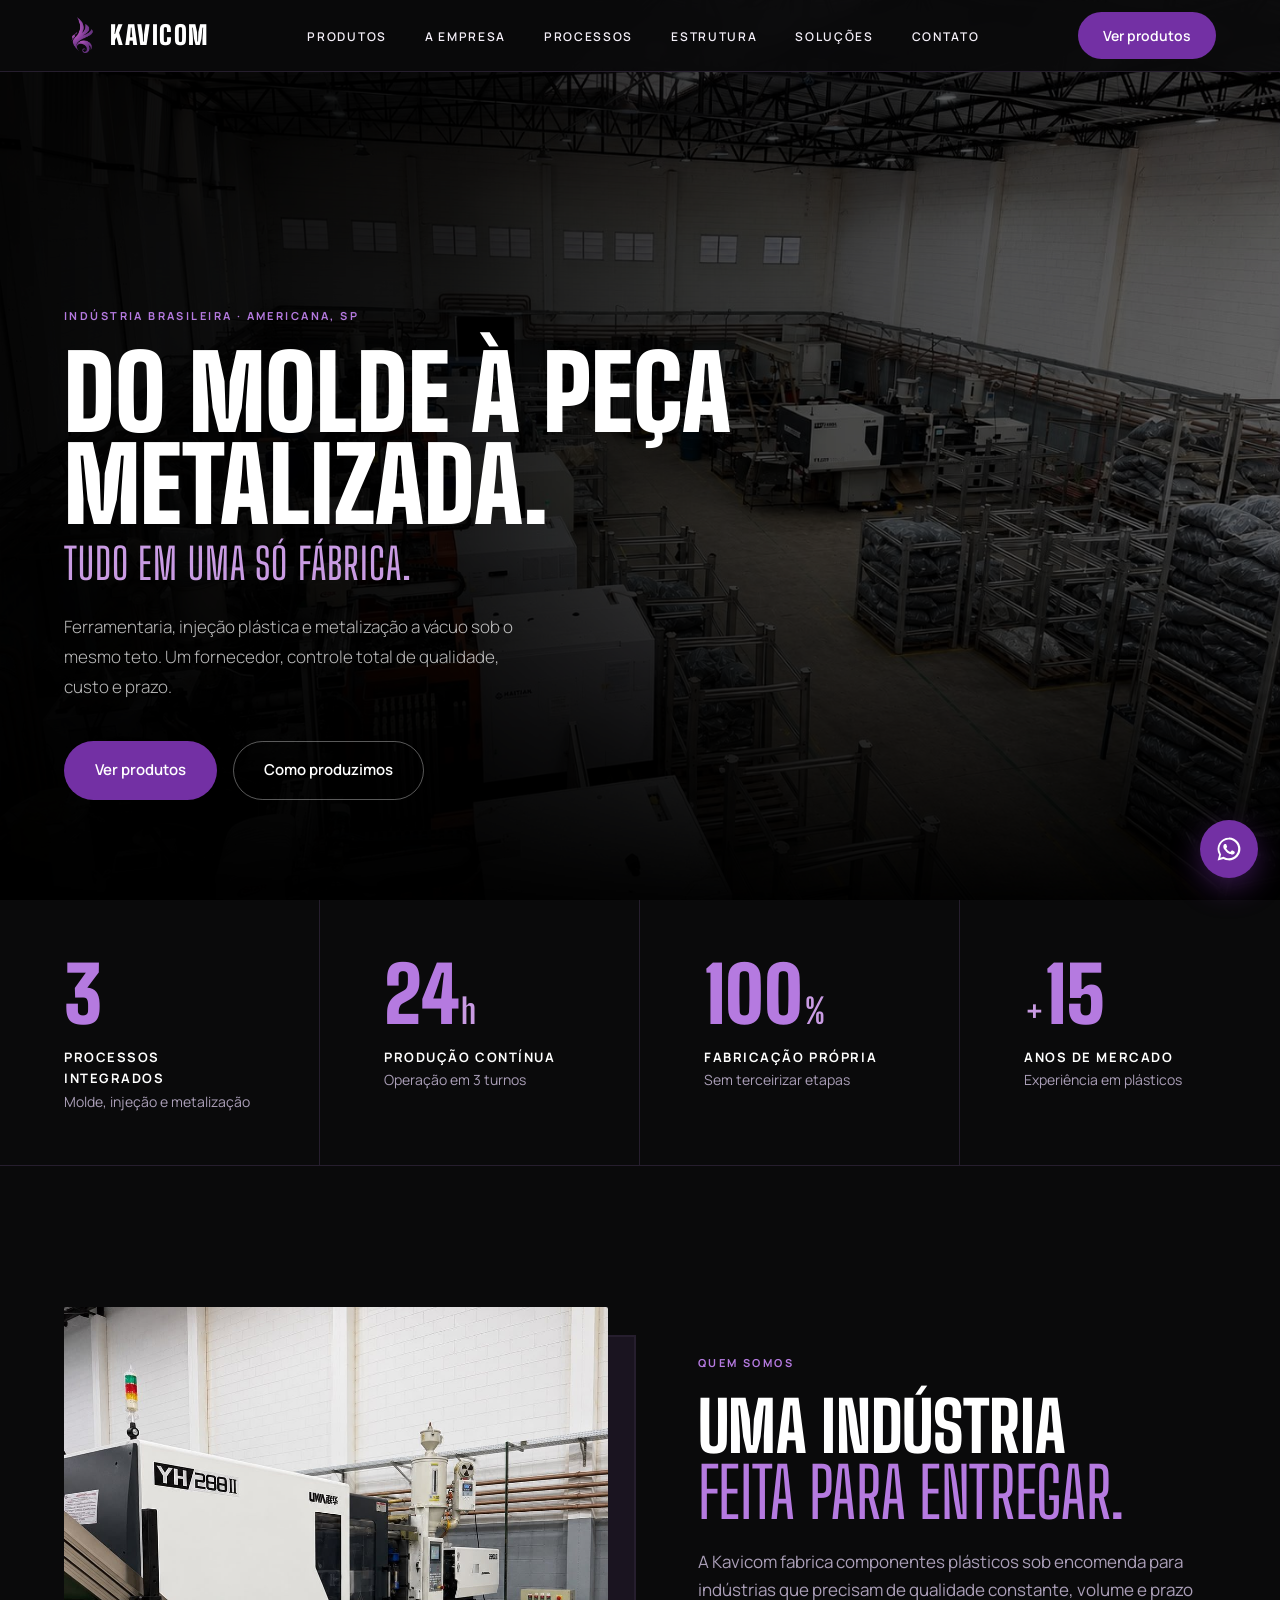
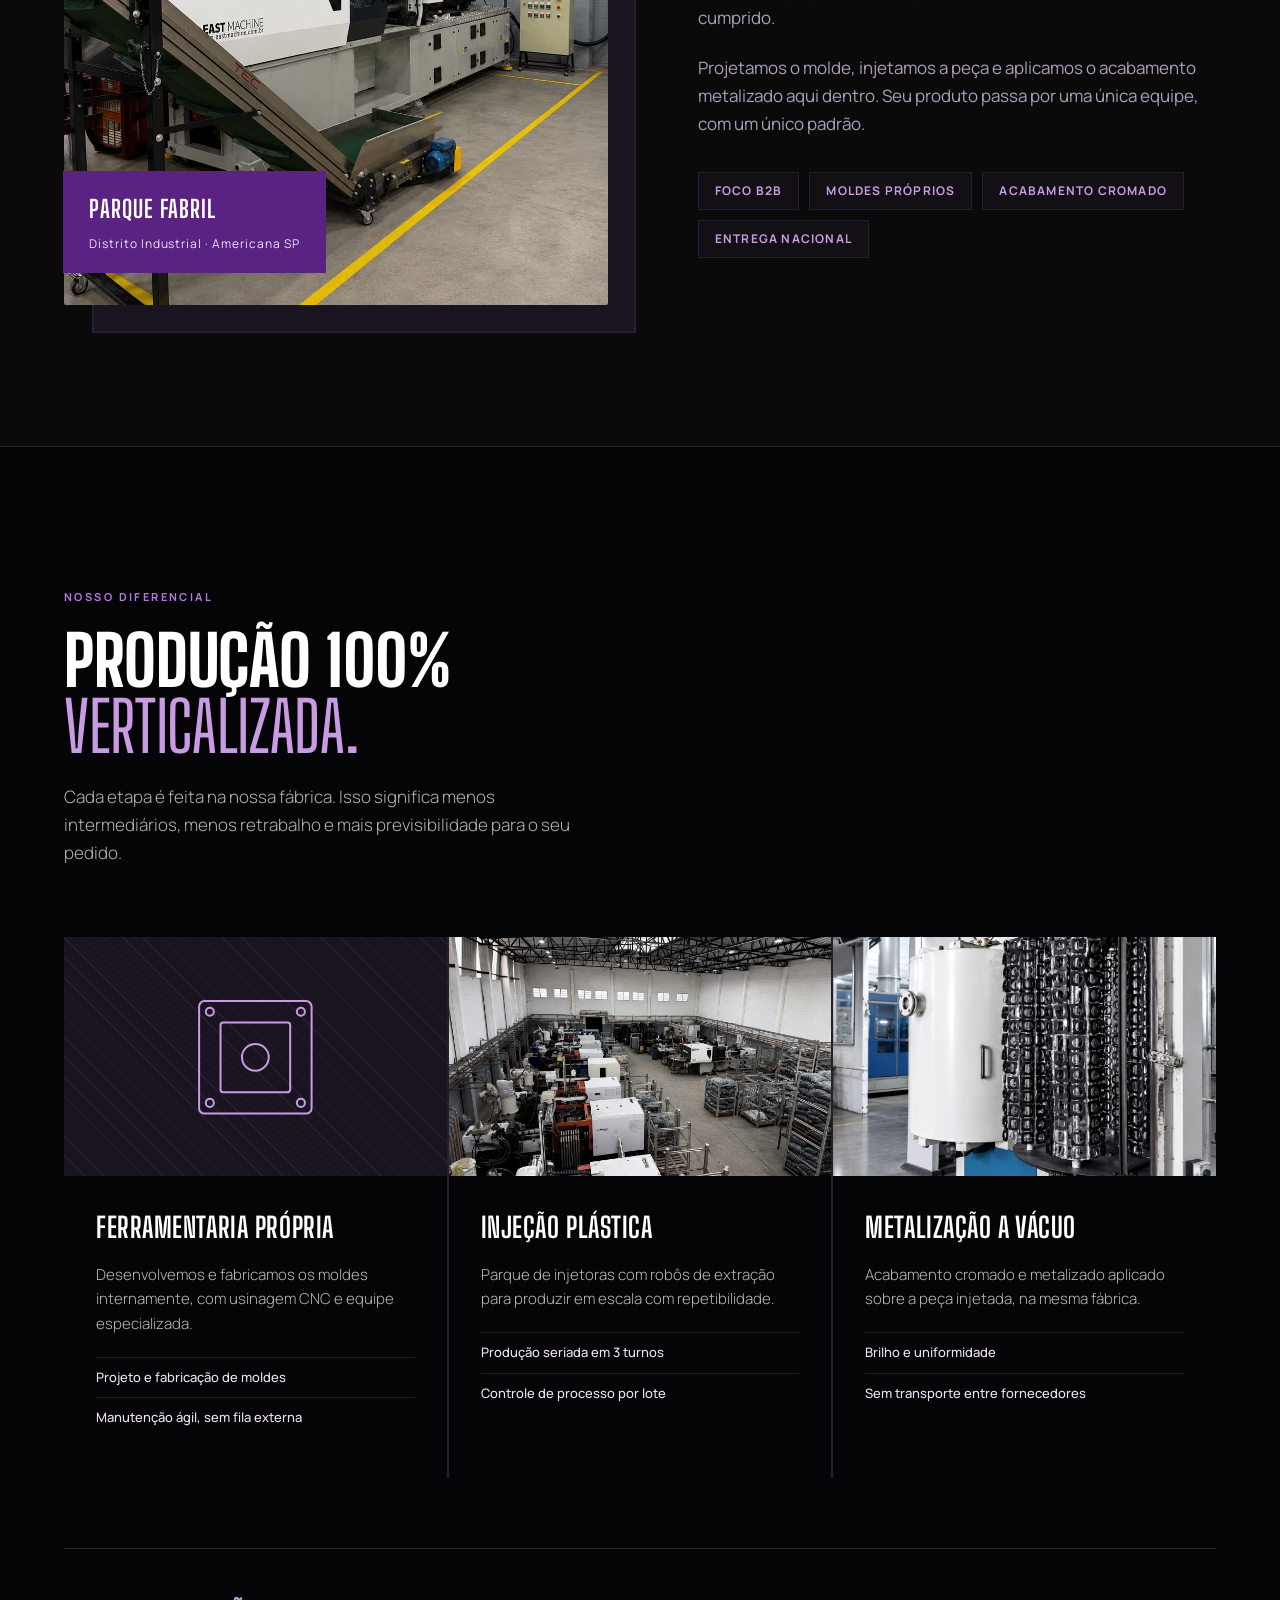
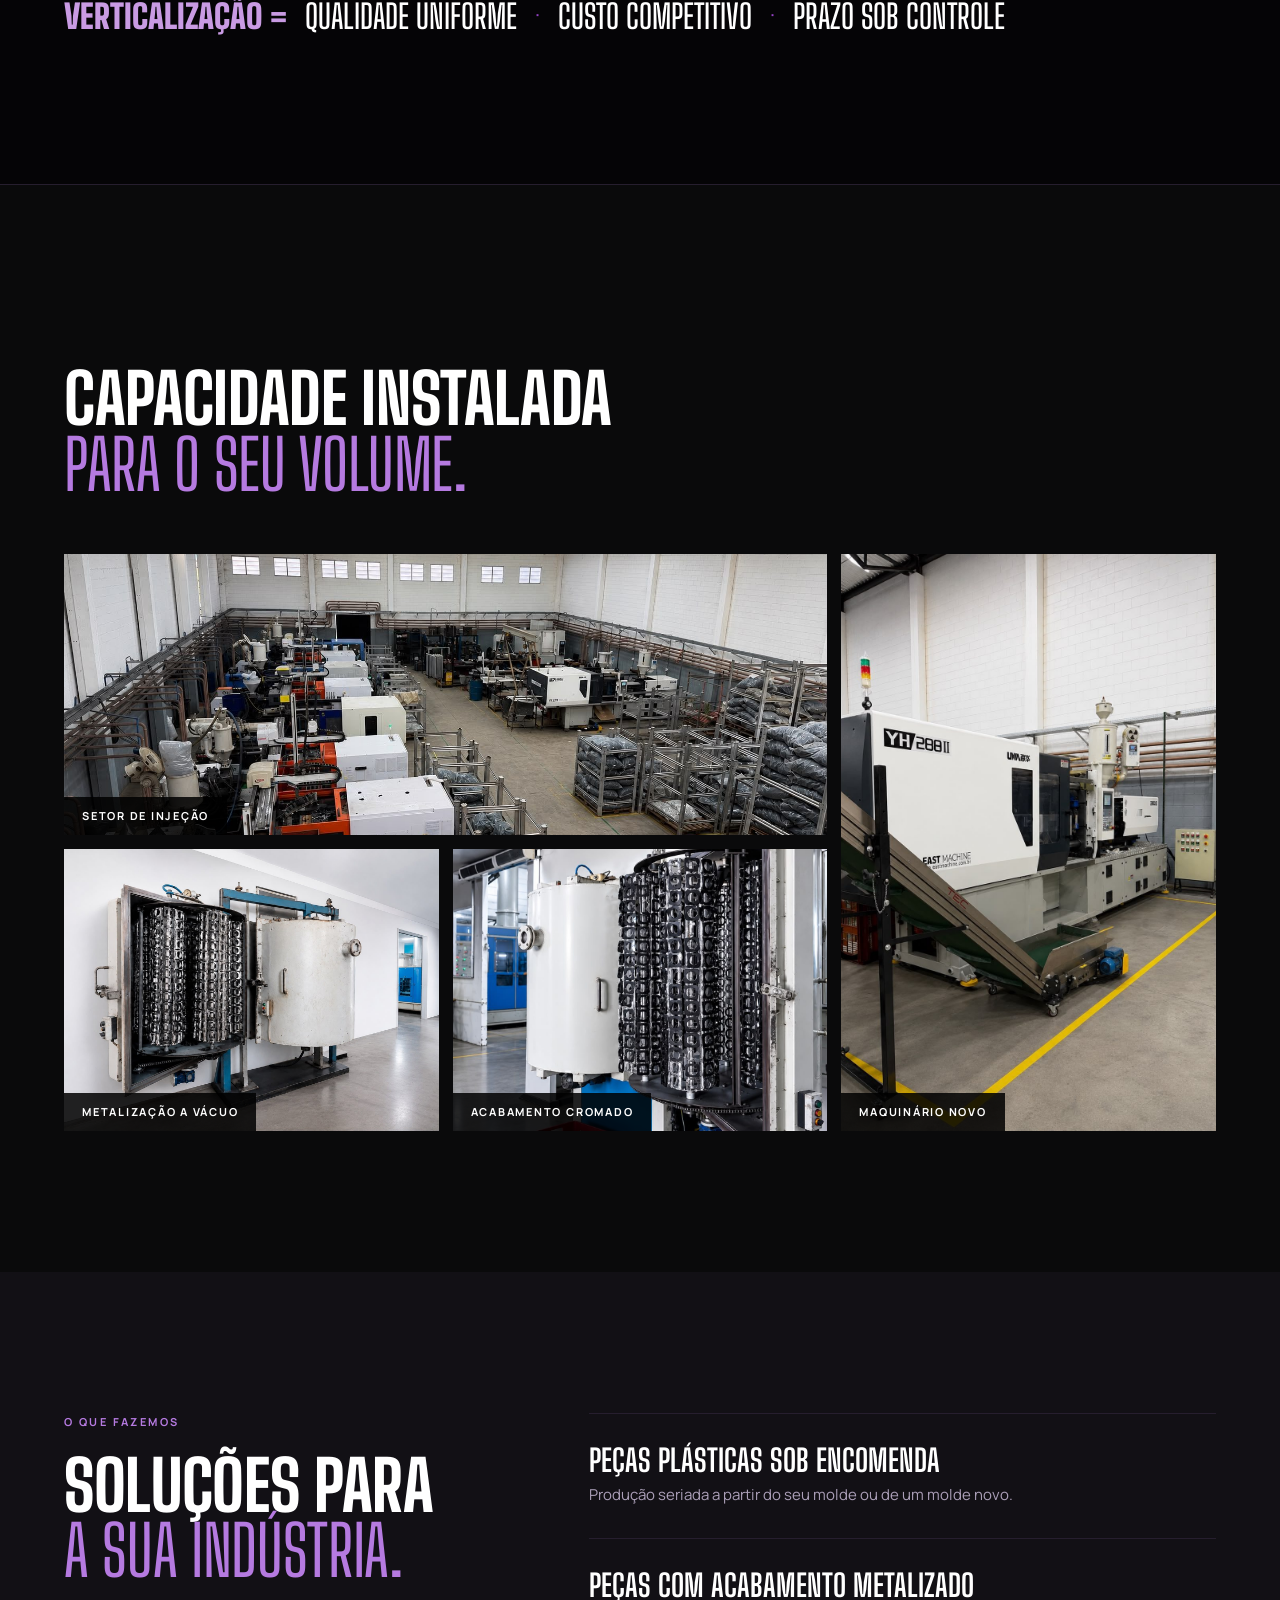
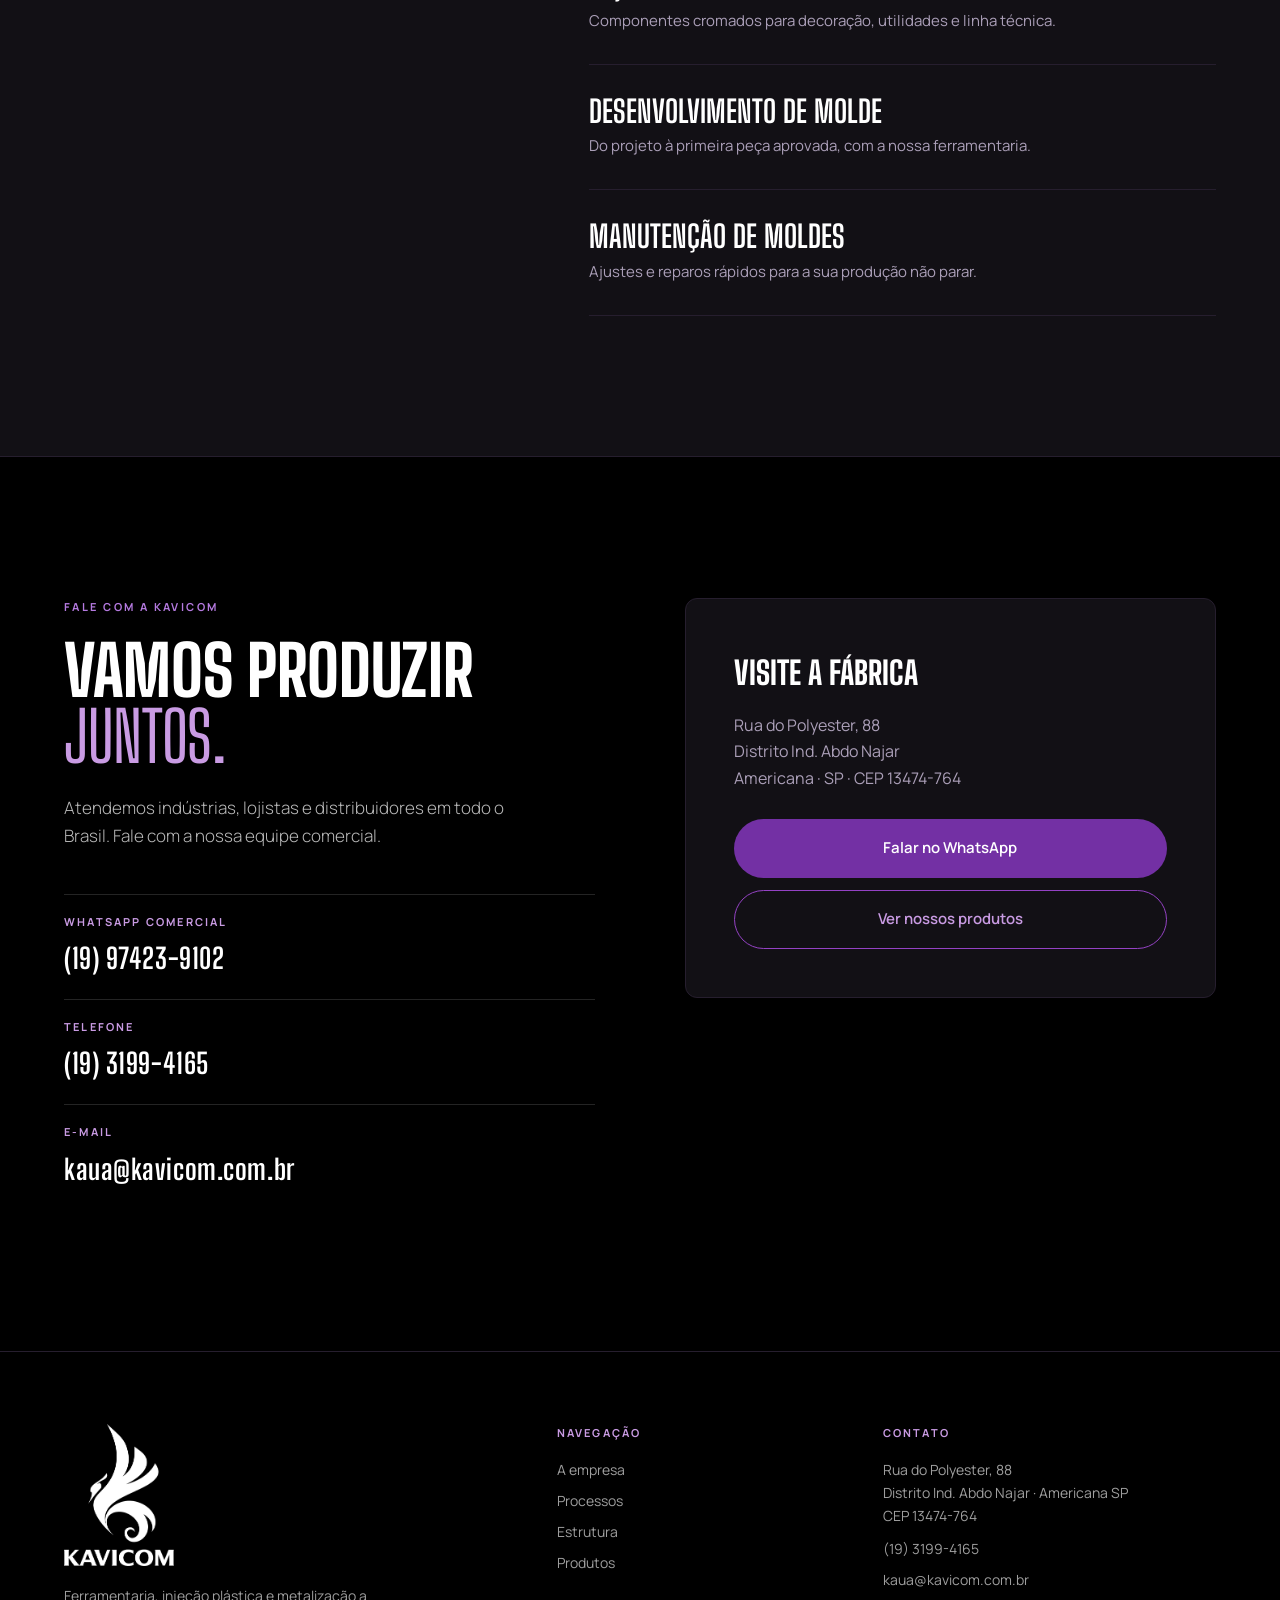
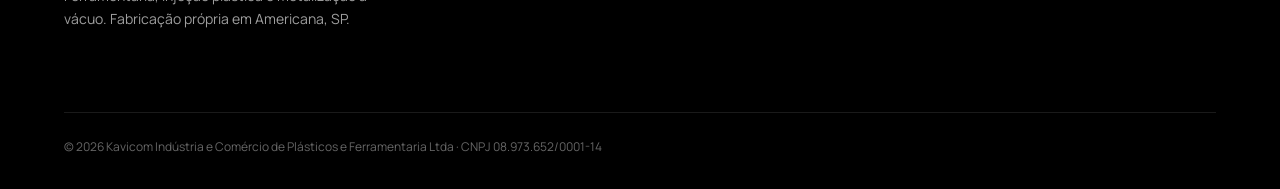
<file: sobre-preto.html>
<!doctype html>
<html lang="pt-BR">
<head>
  <meta charset="utf-8">
  <meta name="viewport" content="width=device-width, initial-scale=1">
  <title>Quem somos — Kavicom</title>
  <meta name="description" content="Conheça a Kavicom: ferramentaria, injeção plástica e metalização a vácuo em uma só fábrica, em Americana-SP.">
  <link rel="icon" type="image/png" href="assets/img/icone.png">
  <link rel="preconnect" href="https://fonts.googleapis.com">
  <link rel="preconnect" href="https://fonts.gstatic.com" crossorigin>
  <link href="https://fonts.googleapis.com/css2?family=Big+Shoulders+Display:wght@500;700;800;900&family=Manrope:wght@300;400;500;600;700&display=swap" rel="stylesheet">
  <link rel="stylesheet" href="assets/css/style.css">
  <link rel="stylesheet" href="assets/css/tema-preto.css">
  <meta name="robots" content="noindex">
</head>
<body data-tema="preto">

  <!-- MENU -->
  <header class="nav" id="nav">
    <a href="preto.html" class="nav-logo" aria-label="Kavicom — início">
      <img src="assets/img/icone.png" alt="" width="36" height="36">
      <span>KAVICOM</span>
    </a>
    <nav>
      <ul class="nav-links" id="navLinks">
        <li><a href="preto.html">Produtos</a></li>
        <li><a href="#empresa">A empresa</a></li>
        <li><a href="#processos">Processos</a></li>
        <li><a href="#estrutura">Estrutura</a></li>
        <li><a href="#solucoes">Soluções</a></li>
        <li><a href="#contato">Contato</a></li>
      </ul>
    </nav>
    <a href="preto.html#produtos" class="btn btn-solid nav-cta">Ver produtos</a>
    <button class="nav-toggle" id="navToggle" aria-label="Abrir menu" aria-expanded="false">
      <span></span><span></span><span></span>
    </button>
  </header>

  <!-- HERO -->
  <section class="hero" id="topo">
    <div class="hero-bg" style="background-image:url('assets/img/setor-injecao.jpg')"></div>
    <div class="hero-shade"></div>

    <div class="hero-content">
      <div class="eyebrow eyebrow-light">Indústria brasileira · Americana, SP</div>
      <h1 class="hero-title">
        Do molde à peça<br>metalizada.
        <span>Tudo em uma só fábrica.</span>
      </h1>
      <p class="hero-sub">Ferramentaria, injeção plástica e metalização a vácuo sob o mesmo teto. Um fornecedor, controle total de qualidade, custo e prazo.</p>
      <div class="hero-actions">
        <a href="preto.html#produtos" class="btn btn-solid btn-lg">Ver produtos</a>
        <a href="#processos" class="btn btn-ghost btn-lg">Como produzimos</a>
      </div>
    </div>
  </section>

  <!-- NÚMEROS -->
  <section class="numbers" id="numeros">
    <div class="number reveal">
      <strong><span class="count" data-to="3">0</span></strong>
      <h3>Processos integrados</h3>
      <p>Molde, injeção e metalização</p>
    </div>
    <div class="number reveal">
      <strong><span class="count" data-to="24">0</span><small>h</small></strong>
      <h3>Produção contínua</h3>
      <p>Operação em 3 turnos</p>
    </div>
    <div class="number reveal">
      <strong><span class="count" data-to="100">0</span><small>%</small></strong>
      <h3>Fabricação própria</h3>
      <p>Sem terceirizar etapas</p>
    </div>
    <div class="number reveal">
      <strong><small>+</small><span class="count" data-to="15">0</span></strong>
      <h3>Anos de mercado</h3>
      <p>Experiência em plásticos</p>
    </div>
  </section>

  <!-- A EMPRESA -->
  <section class="about" id="empresa">
    <div class="about-media reveal">
      <img src="assets/img/maquinario-novo.jpg" alt="Injetora nova no parque fabril da Kavicom" loading="lazy">
      <div class="about-tag">
        <strong>Parque fabril</strong>
        <span>Distrito Industrial · Americana SP</span>
      </div>
    </div>
    <div class="about-text">
      <div class="eyebrow reveal">Quem somos</div>
      <h2 class="reveal">Uma indústria<br><em>feita para entregar.</em></h2>
      <p class="reveal">A Kavicom fabrica componentes plásticos sob encomenda para indústrias que precisam de qualidade constante, volume e prazo cumprido.</p>
      <p class="reveal">Projetamos o molde, injetamos a peça e aplicamos o acabamento metalizado aqui dentro. Seu produto passa por uma única equipe, com um único padrão.</p>
      <ul class="pills reveal">
        <li>Foco B2B</li>
        <li>Moldes próprios</li>
        <li>Acabamento cromado</li>
        <li>Entrega nacional</li>
      </ul>
    </div>
  </section>

  <!-- PROCESSOS / VERTICALIZAÇÃO -->
  <section class="process" id="processos">
    <div class="process-head">
      <div class="eyebrow eyebrow-light reveal">Nosso diferencial</div>
      <h2 class="reveal">Produção 100%<br><em>verticalizada.</em></h2>
      <p class="reveal">Cada etapa é feita na nossa fábrica. Isso significa menos intermediários, menos retrabalho e mais previsibilidade para o seu pedido.</p>
    </div>

    <div class="steps">
      <article class="step reveal">
        <div class="step-visual step-visual-pattern">
          <svg viewBox="0 0 120 120" aria-hidden="true"><rect x="18" y="18" width="84" height="84" rx="4"/><rect x="34" y="34" width="52" height="52" rx="2"/><circle cx="60" cy="60" r="10"/><circle cx="26" cy="26" r="3"/><circle cx="94" cy="26" r="3"/><circle cx="26" cy="94" r="3"/><circle cx="94" cy="94" r="3"/></svg>
        </div>
        <h3>Ferramentaria própria</h3>
        <p>Desenvolvemos e fabricamos os moldes internamente, com usinagem CNC e equipe especializada.</p>
        <ul><li>Projeto e fabricação de moldes</li><li>Manutenção ágil, sem fila externa</li></ul>
      </article>

      <article class="step reveal">
        <div class="step-visual"><img src="assets/img/setor-injecao.jpg" alt="Setor de injeção plástica" loading="lazy"></div>
        <h3>Injeção plástica</h3>
        <p>Parque de injetoras com robôs de extração para produzir em escala com repetibilidade.</p>
        <ul><li>Produção seriada em 3 turnos</li><li>Controle de processo por lote</li></ul>
      </article>

      <article class="step reveal">
        <div class="step-visual"><img src="assets/img/metalizadora-2.jpg" alt="Metalizadora a vácuo com peças" loading="lazy"></div>
        <h3>Metalização a vácuo</h3>
        <p>Acabamento cromado e metalizado aplicado sobre a peça injetada, na mesma fábrica.</p>
        <ul><li>Brilho e uniformidade</li><li>Sem transporte entre fornecedores</li></ul>
      </article>
    </div>

    <div class="equation reveal">
      <strong>Verticalização =</strong>
      <span>Qualidade uniforme</span><i>·</i><span>Custo competitivo</span><i>·</i><span>Prazo sob controle</span>
    </div>
  </section>

  <!-- ESTRUTURA -->
  <section class="structure" id="estrutura">
    <div class="structure-head">
      <div class="eyebrow reveal">Estrutura</div>
      <h2 class="reveal">Capacidade instalada<br><em>para o seu volume.</em></h2>
    </div>
    <div class="gallery">
      <figure class="g-wide reveal">
        <img src="assets/img/setor-injecao.jpg" alt="Visão geral do setor de injeção" loading="lazy">
        <figcaption>Setor de injeção</figcaption>
      </figure>
      <figure class="g-tall reveal">
        <img src="assets/img/maquinario-novo.jpg" alt="Injetora com esteira de saída" loading="lazy">
        <figcaption>Maquinário novo</figcaption>
      </figure>
      <figure class="reveal">
        <img src="assets/img/metalizadora-1.jpg" alt="Câmara de metalização a vácuo" loading="lazy">
        <figcaption>Metalização a vácuo</figcaption>
      </figure>
      <figure class="reveal">
        <img src="assets/img/metalizadora-2.jpg" alt="Peças em processo de metalização" loading="lazy">
        <figcaption>Acabamento cromado</figcaption>
      </figure>
    </div>
  </section>

  <!-- SOLUÇÕES -->
  <section class="solutions" id="solucoes">
    <div class="solutions-head">
      <div class="eyebrow reveal">O que fazemos</div>
      <h2 class="reveal">Soluções para<br><em>a sua indústria.</em></h2>
    </div>
    <div class="sol-list">
      <a href="#contato" class="sol reveal">
        <h3>Peças plásticas sob encomenda</h3>
        <p>Produção seriada a partir do seu molde ou de um molde novo.</p>
      </a>
      <a href="#contato" class="sol reveal">
        <h3>Peças com acabamento metalizado</h3>
        <p>Componentes cromados para decoração, utilidades e linha técnica.</p>
      </a>
      <a href="#contato" class="sol reveal">
        <h3>Desenvolvimento de molde</h3>
        <p>Do projeto à primeira peça aprovada, com a nossa ferramentaria.</p>
      </a>
      <a href="#contato" class="sol reveal">
        <h3>Manutenção de moldes</h3>
        <p>Ajustes e reparos rápidos para a sua produção não parar.</p>
      </a>
    </div>
  </section>

  <!-- CONTATO -->
  <section class="contact" id="contato">
    <div class="contact-info">
      <div class="eyebrow eyebrow-light reveal">Fale com a Kavicom</div>
      <h2 class="reveal">Vamos produzir<br><em>juntos.</em></h2>
      <p class="reveal">Atendemos indústrias, lojistas e distribuidores em todo o Brasil. Fale com a nossa equipe comercial.</p>
      <dl class="reveal">
        <div><dt>WhatsApp comercial</dt><dd><a href="https://wa.me/5519974239102" target="_blank" rel="noopener">(19) 97423-9102</a></dd></div>
        <div><dt>Telefone</dt><dd><a href="tel:+551931994165">(19) 3199-4165</a></dd></div>
        <div><dt>E-mail</dt><dd><a href="mailto:kaua@kavicom.com.br">kaua@kavicom.com.br</a></dd></div>
      </dl>
    </div>

    <div class="contact-card reveal">
      <h3>Visite a fábrica</h3>
      <p>Rua do Polyester, 88<br>Distrito Ind. Abdo Najar<br>Americana · SP · CEP 13474-764</p>
      <a href="https://wa.me/5519974239102" target="_blank" rel="noopener" class="btn btn-solid btn-lg btn-full">Falar no WhatsApp</a>
      <a href="preto.html#produtos" class="btn btn-outline btn-lg btn-full">Ver nossos produtos</a>
    </div>
  </section>

  <!-- RODAPÉ -->
  <footer class="footer">
    <div class="footer-brand">
      <img src="assets/img/logo-kavicom-branco.png" alt="Kavicom" width="120">
      <p>Ferramentaria, injeção plástica e metalização a vácuo. Fabricação própria em Americana, SP.</p>
    </div>
    <div>
      <h4>Navegação</h4>
      <a href="#empresa">A empresa</a>
      <a href="#processos">Processos</a>
      <a href="#estrutura">Estrutura</a>
      <a href="preto.html">Produtos</a>
    </div>
    <div>
      <h4>Contato</h4>
      <p>Rua do Polyester, 88<br>Distrito Ind. Abdo Najar · Americana SP<br>CEP 13474-764</p>
      <a href="tel:+551931994165">(19) 3199-4165</a>
      <a href="mailto:kaua@kavicom.com.br">kaua@kavicom.com.br</a>
    </div>
    <div class="footer-bottom">
      © <span id="ano">2026</span> Kavicom Indústria e Comércio de Plásticos e Ferramentaria Ltda · CNPJ 08.973.652/0001-14
    </div>
  </footer>

  <a href="https://wa.me/5519974239102" class="wa-float" target="_blank" rel="noopener" aria-label="Falar no WhatsApp">
    <svg viewBox="0 0 32 32" aria-hidden="true"><path d="M16 3a13 13 0 0 0-11.2 19.6L3 29l6.6-1.7A13 13 0 1 0 16 3zm0 23.7c-2 0-4-.6-5.7-1.6l-.4-.2-3.9 1 1-3.8-.3-.4A10.7 10.7 0 1 1 16 26.7zm5.9-8c-.3-.2-1.9-1-2.2-1-.3-.1-.5-.2-.7.1l-1 1.3c-.2.2-.4.2-.7.1-.3-.2-1.4-.5-2.6-1.6-1-.9-1.6-1.9-1.8-2.2-.2-.3 0-.5.1-.6l.5-.6.3-.5c.1-.2 0-.4 0-.6l-1-2.4c-.3-.6-.5-.5-.7-.5h-.6c-.2 0-.6.1-.9.4-.3.3-1.1 1.1-1.1 2.7s1.2 3.1 1.3 3.3c.2.2 2.3 3.5 5.5 4.9 2.7 1.1 3.2.9 3.8.8.6-.1 1.9-.8 2.2-1.5.3-.7.3-1.4.2-1.5-.1-.2-.3-.3-.6-.4z"/></svg>
  </a>

  <script src="assets/js/main.js"></script>
</body>
</html>
</file>
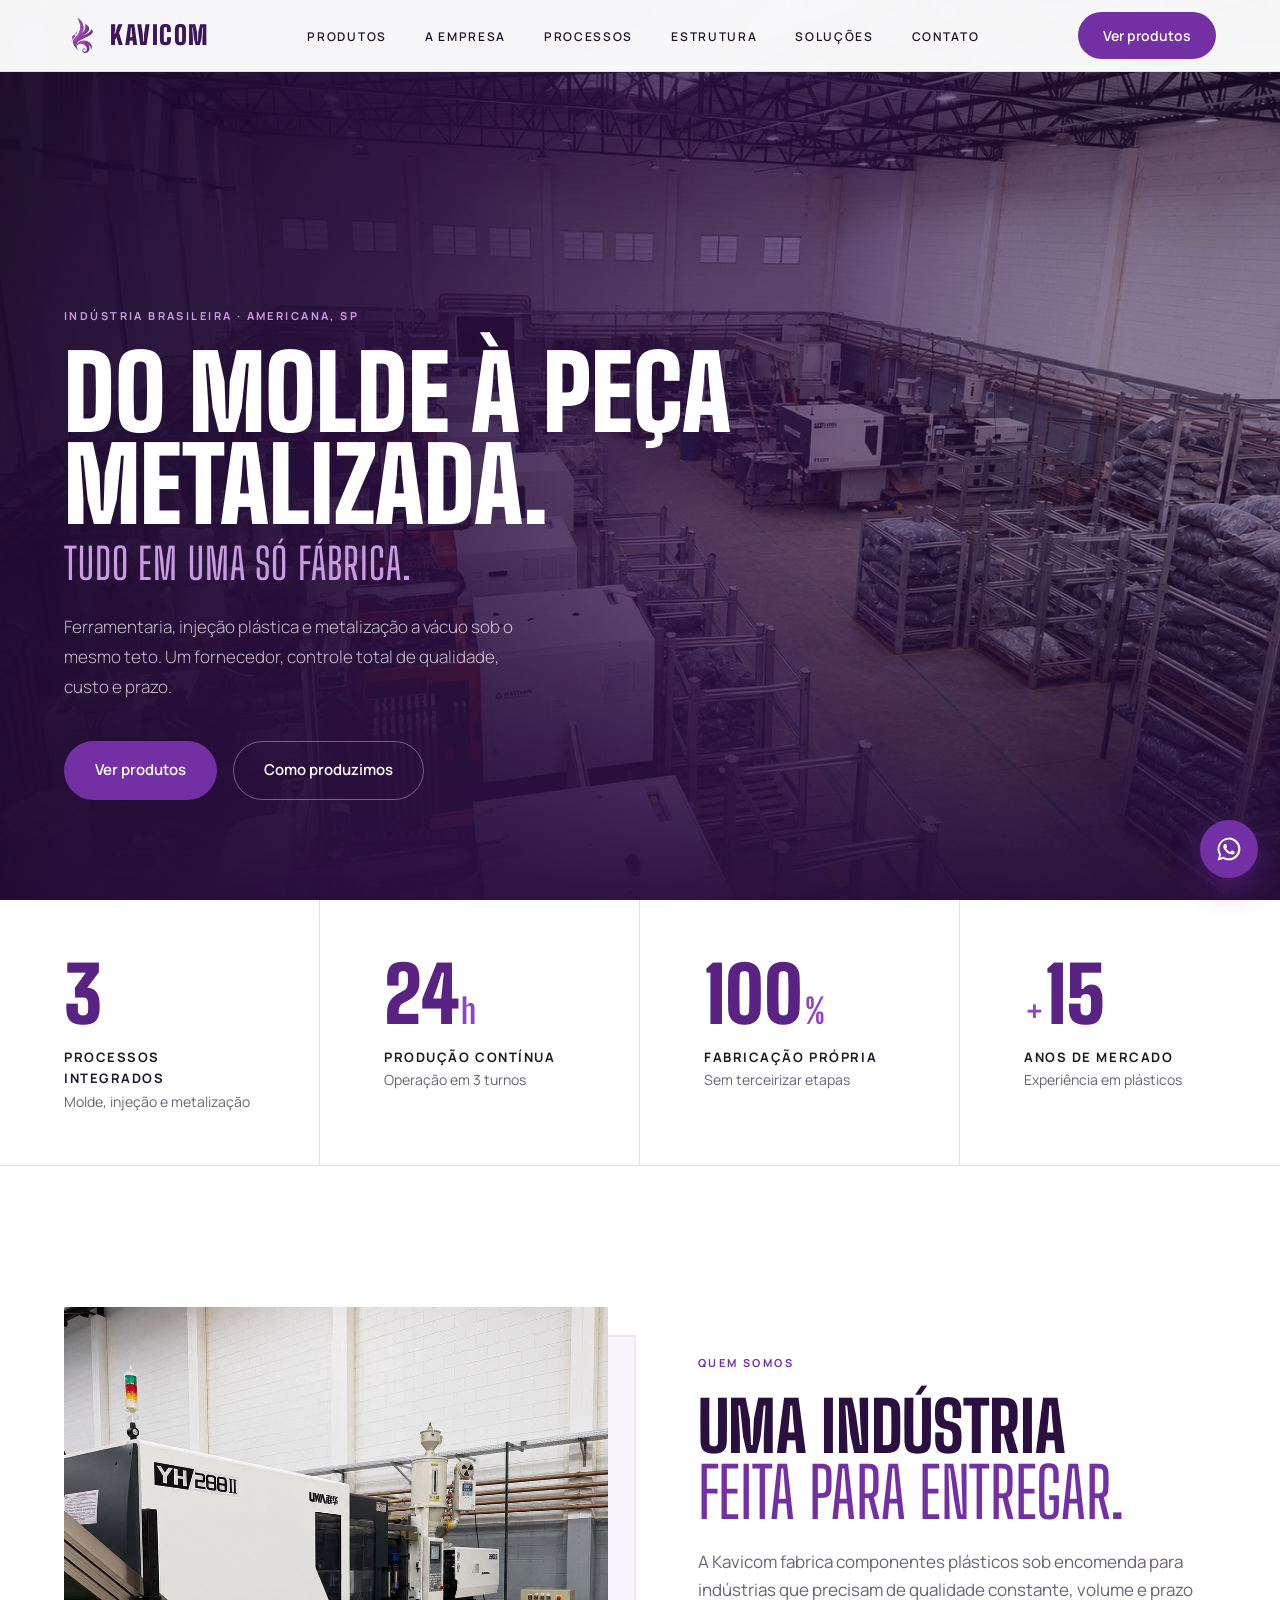
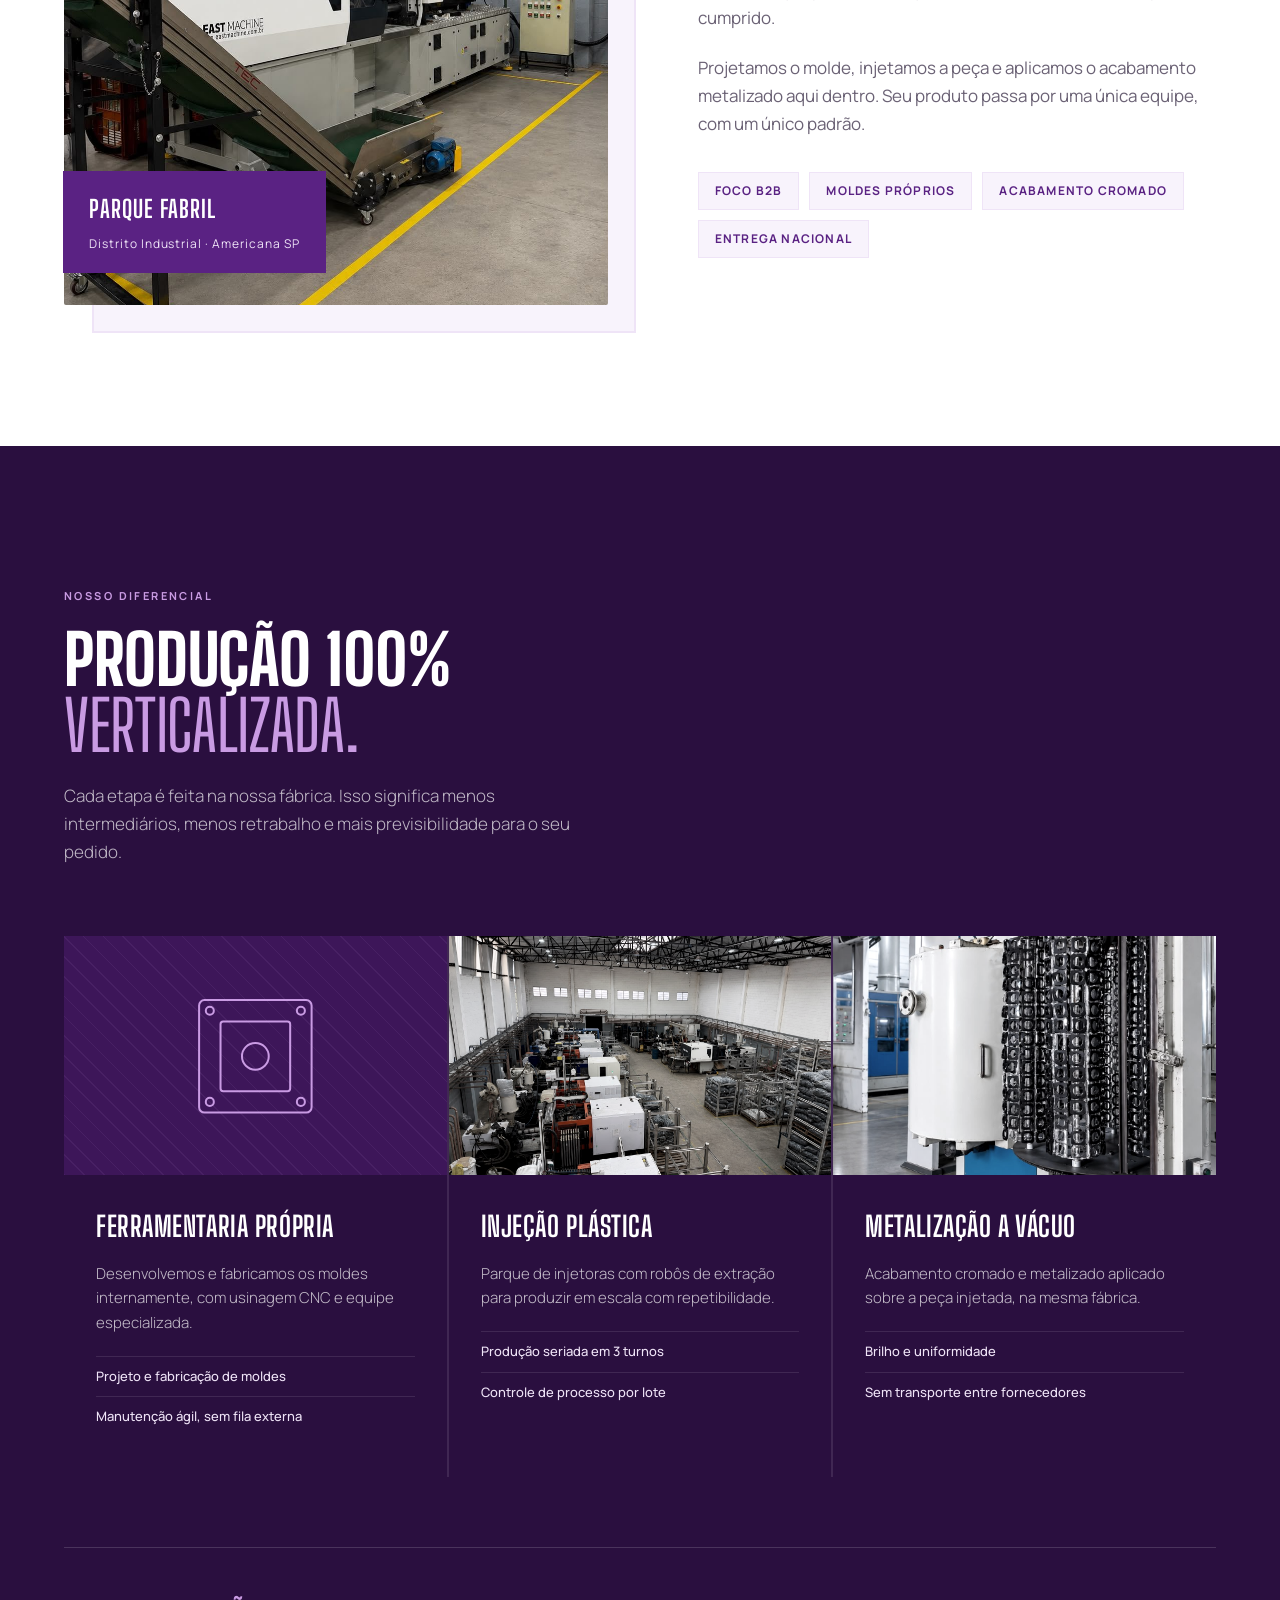
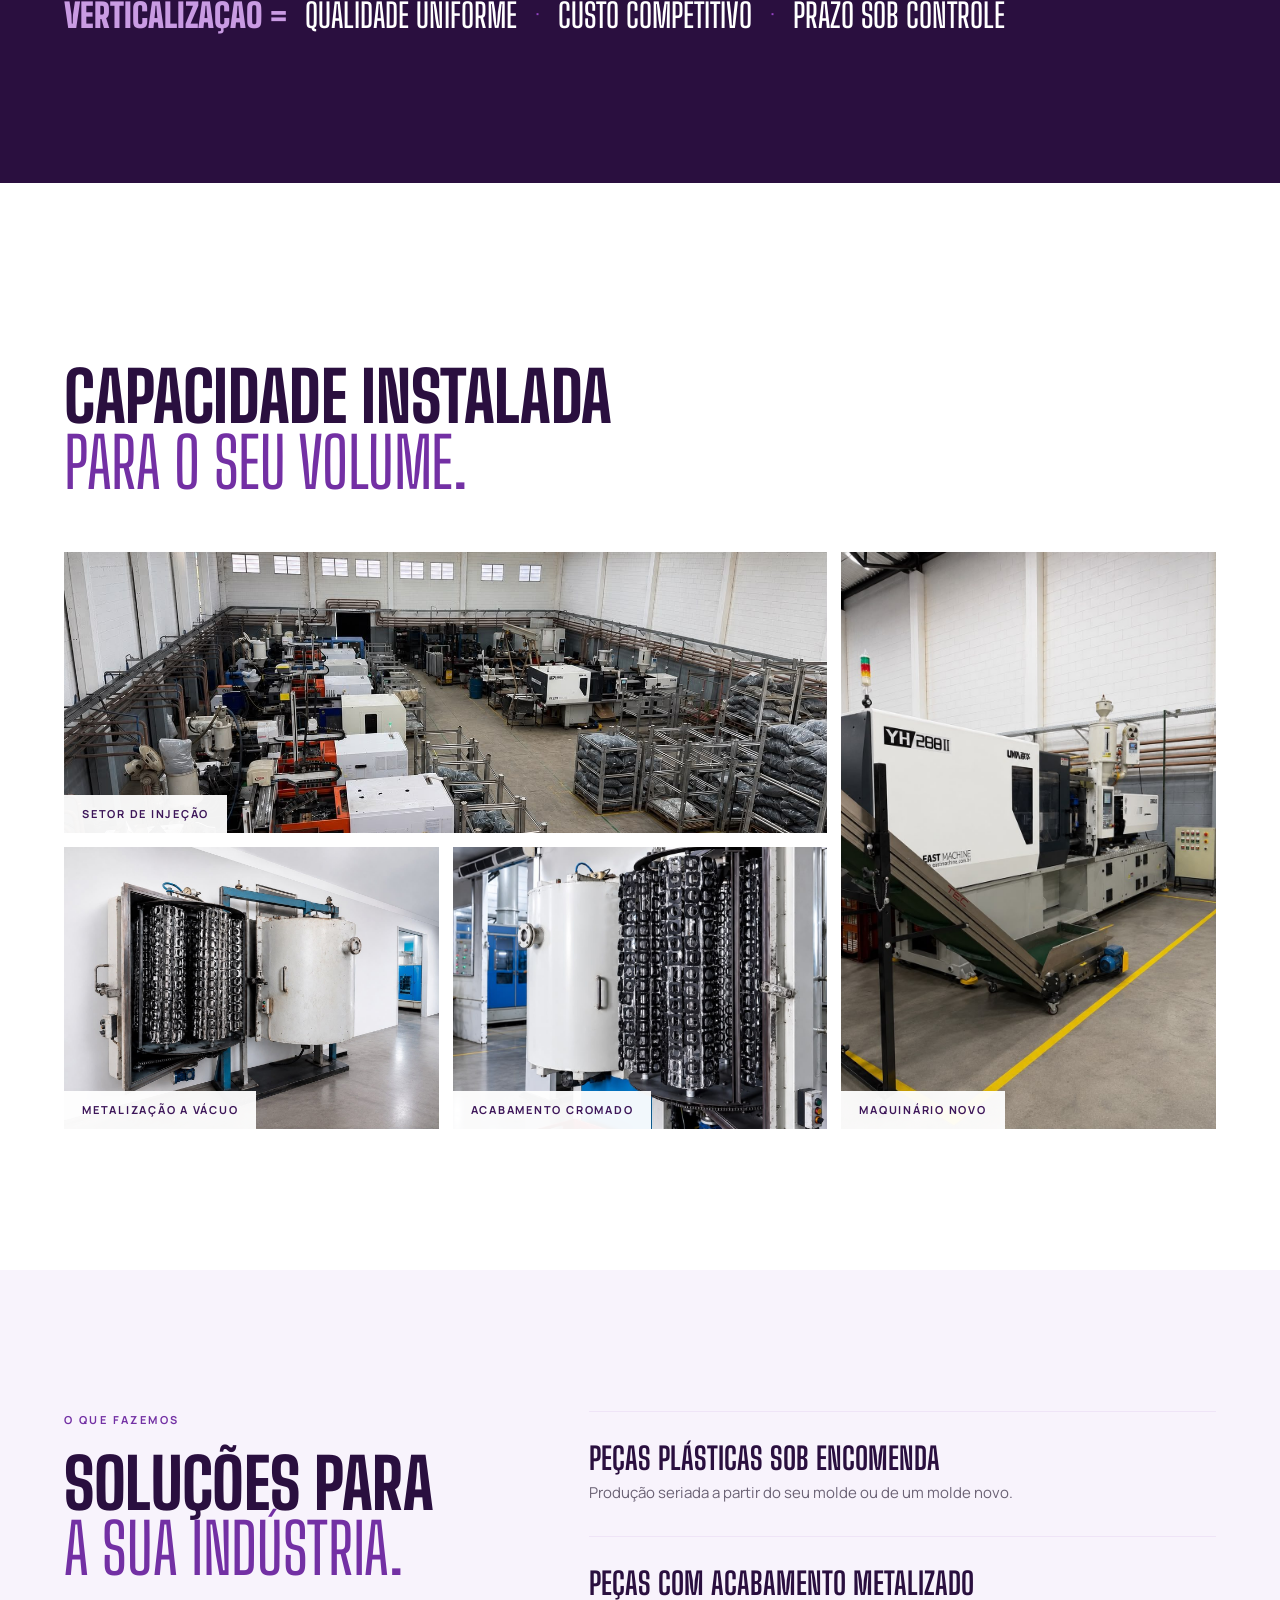
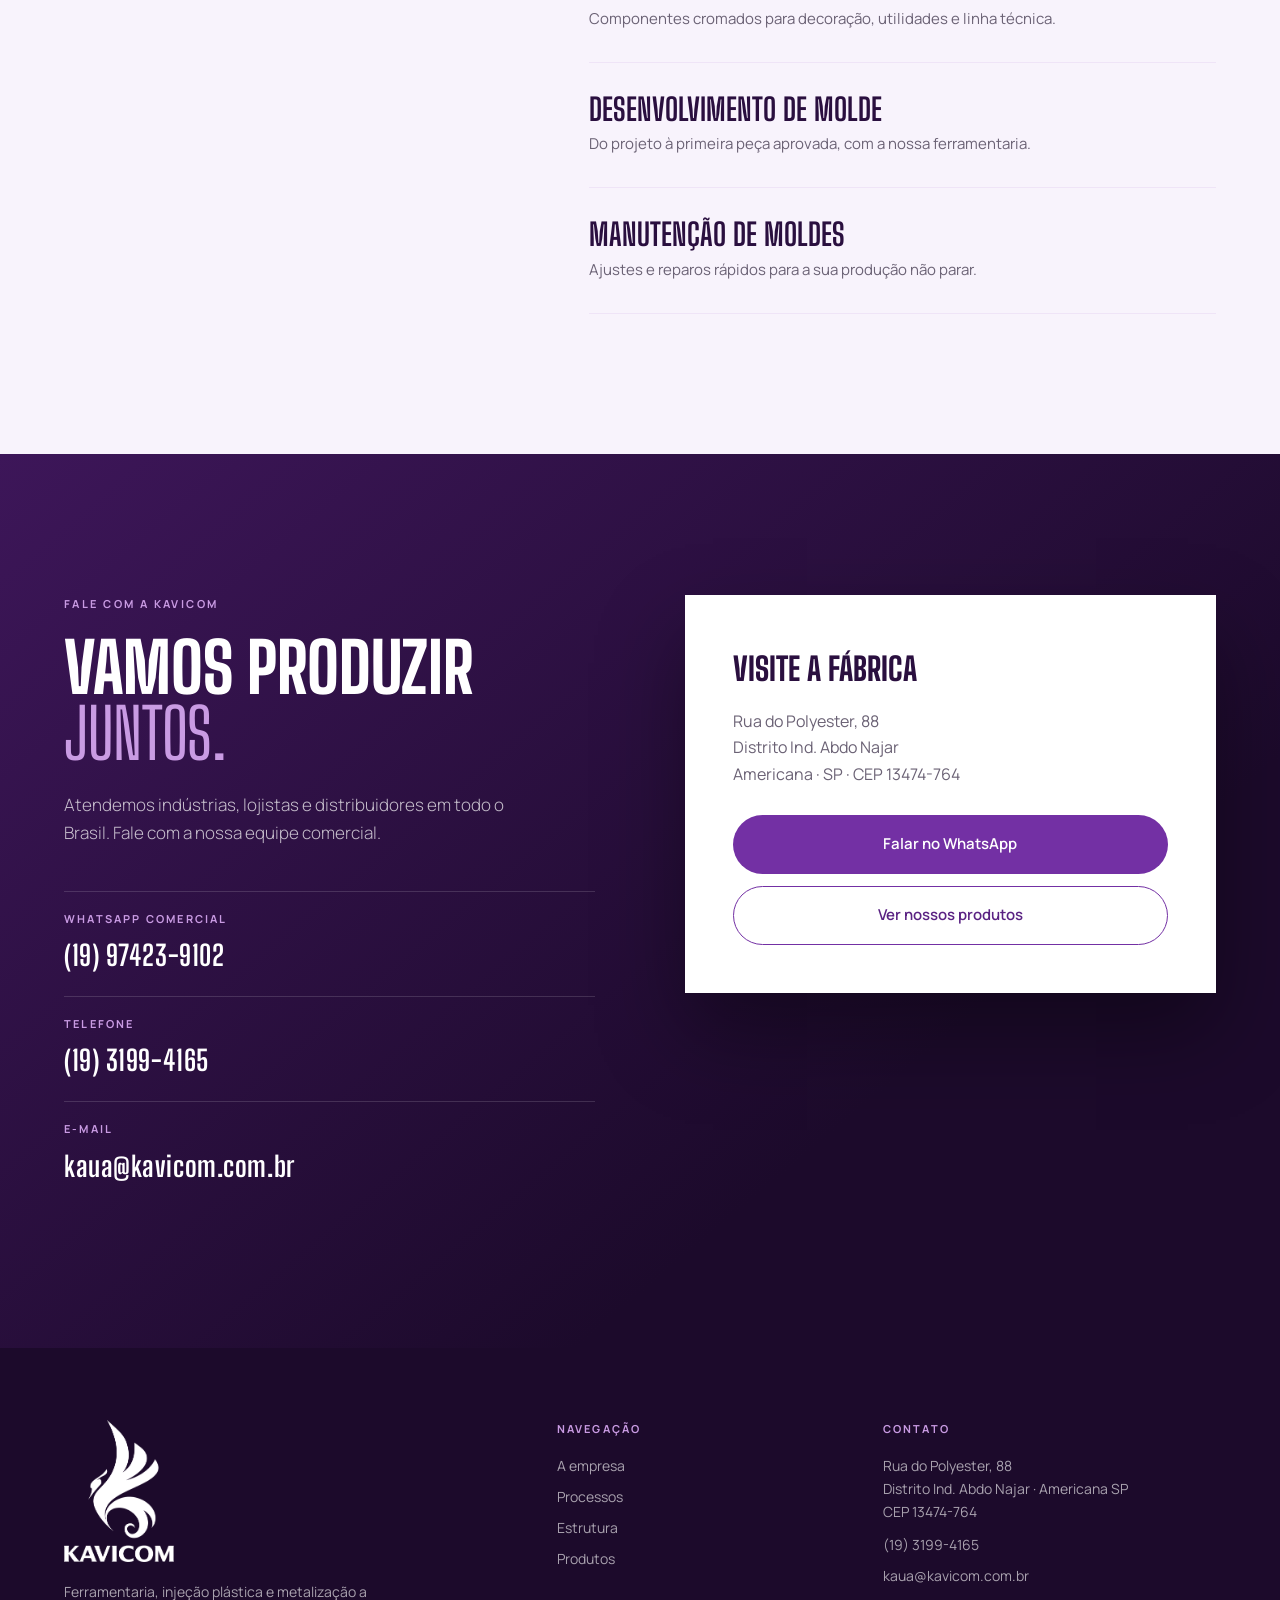
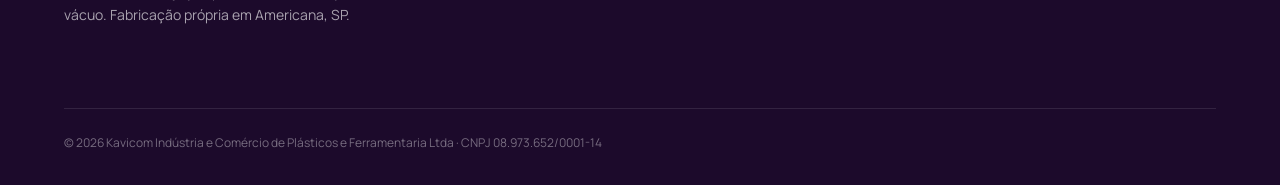
<file: sobre.html>
<!doctype html>
<html lang="pt-BR">
<head>
  <meta charset="utf-8">
  <meta name="viewport" content="width=device-width, initial-scale=1">
  <title>Quem somos — Kavicom</title>
  <meta name="description" content="Conheça a Kavicom: ferramentaria, injeção plástica e metalização a vácuo em uma só fábrica, em Americana-SP.">
  <link rel="icon" type="image/png" href="assets/img/icone.png">
  <link rel="preconnect" href="https://fonts.googleapis.com">
  <link rel="preconnect" href="https://fonts.gstatic.com" crossorigin>
  <link href="https://fonts.googleapis.com/css2?family=Big+Shoulders+Display:wght@500;700;800;900&family=Manrope:wght@300;400;500;600;700&display=swap" rel="stylesheet">
  <link rel="stylesheet" href="assets/css/style.css">
</head>
<body>

  <!-- MENU -->
  <header class="nav" id="nav">
    <a href="index.html" class="nav-logo" aria-label="Kavicom — início">
      <img src="assets/img/icone.png" alt="" width="36" height="36">
      <span>KAVICOM</span>
    </a>
    <nav>
      <ul class="nav-links" id="navLinks">
        <li><a href="index.html">Produtos</a></li>
        <li><a href="#empresa">A empresa</a></li>
        <li><a href="#processos">Processos</a></li>
        <li><a href="#estrutura">Estrutura</a></li>
        <li><a href="#solucoes">Soluções</a></li>
        <li><a href="#contato">Contato</a></li>
      </ul>
    </nav>
    <a href="index.html#produtos" class="btn btn-solid nav-cta">Ver produtos</a>
    <button class="nav-toggle" id="navToggle" aria-label="Abrir menu" aria-expanded="false">
      <span></span><span></span><span></span>
    </button>
  </header>

  <!-- HERO -->
  <section class="hero" id="topo">
    <div class="hero-bg" style="background-image:url('assets/img/setor-injecao.jpg')"></div>
    <div class="hero-shade"></div>

    <div class="hero-content">
      <div class="eyebrow eyebrow-light">Indústria brasileira · Americana, SP</div>
      <h1 class="hero-title">
        Do molde à peça<br>metalizada.
        <span>Tudo em uma só fábrica.</span>
      </h1>
      <p class="hero-sub">Ferramentaria, injeção plástica e metalização a vácuo sob o mesmo teto. Um fornecedor, controle total de qualidade, custo e prazo.</p>
      <div class="hero-actions">
        <a href="index.html#produtos" class="btn btn-solid btn-lg">Ver produtos</a>
        <a href="#processos" class="btn btn-ghost btn-lg">Como produzimos</a>
      </div>
    </div>
  </section>

  <!-- NÚMEROS -->
  <section class="numbers" id="numeros">
    <div class="number reveal">
      <strong><span class="count" data-to="3">0</span></strong>
      <h3>Processos integrados</h3>
      <p>Molde, injeção e metalização</p>
    </div>
    <div class="number reveal">
      <strong><span class="count" data-to="24">0</span><small>h</small></strong>
      <h3>Produção contínua</h3>
      <p>Operação em 3 turnos</p>
    </div>
    <div class="number reveal">
      <strong><span class="count" data-to="100">0</span><small>%</small></strong>
      <h3>Fabricação própria</h3>
      <p>Sem terceirizar etapas</p>
    </div>
    <div class="number reveal">
      <strong><small>+</small><span class="count" data-to="15">0</span></strong>
      <h3>Anos de mercado</h3>
      <p>Experiência em plásticos</p>
    </div>
  </section>

  <!-- A EMPRESA -->
  <section class="about" id="empresa">
    <div class="about-media reveal">
      <img src="assets/img/maquinario-novo.jpg" alt="Injetora nova no parque fabril da Kavicom" loading="lazy">
      <div class="about-tag">
        <strong>Parque fabril</strong>
        <span>Distrito Industrial · Americana SP</span>
      </div>
    </div>
    <div class="about-text">
      <div class="eyebrow reveal">Quem somos</div>
      <h2 class="reveal">Uma indústria<br><em>feita para entregar.</em></h2>
      <p class="reveal">A Kavicom fabrica componentes plásticos sob encomenda para indústrias que precisam de qualidade constante, volume e prazo cumprido.</p>
      <p class="reveal">Projetamos o molde, injetamos a peça e aplicamos o acabamento metalizado aqui dentro. Seu produto passa por uma única equipe, com um único padrão.</p>
      <ul class="pills reveal">
        <li>Foco B2B</li>
        <li>Moldes próprios</li>
        <li>Acabamento cromado</li>
        <li>Entrega nacional</li>
      </ul>
    </div>
  </section>

  <!-- PROCESSOS / VERTICALIZAÇÃO -->
  <section class="process" id="processos">
    <div class="process-head">
      <div class="eyebrow eyebrow-light reveal">Nosso diferencial</div>
      <h2 class="reveal">Produção 100%<br><em>verticalizada.</em></h2>
      <p class="reveal">Cada etapa é feita na nossa fábrica. Isso significa menos intermediários, menos retrabalho e mais previsibilidade para o seu pedido.</p>
    </div>

    <div class="steps">
      <article class="step reveal">
        <div class="step-visual step-visual-pattern">
          <svg viewBox="0 0 120 120" aria-hidden="true"><rect x="18" y="18" width="84" height="84" rx="4"/><rect x="34" y="34" width="52" height="52" rx="2"/><circle cx="60" cy="60" r="10"/><circle cx="26" cy="26" r="3"/><circle cx="94" cy="26" r="3"/><circle cx="26" cy="94" r="3"/><circle cx="94" cy="94" r="3"/></svg>
        </div>
        <h3>Ferramentaria própria</h3>
        <p>Desenvolvemos e fabricamos os moldes internamente, com usinagem CNC e equipe especializada.</p>
        <ul><li>Projeto e fabricação de moldes</li><li>Manutenção ágil, sem fila externa</li></ul>
      </article>

      <article class="step reveal">
        <div class="step-visual"><img src="assets/img/setor-injecao.jpg" alt="Setor de injeção plástica" loading="lazy"></div>
        <h3>Injeção plástica</h3>
        <p>Parque de injetoras com robôs de extração para produzir em escala com repetibilidade.</p>
        <ul><li>Produção seriada em 3 turnos</li><li>Controle de processo por lote</li></ul>
      </article>

      <article class="step reveal">
        <div class="step-visual"><img src="assets/img/metalizadora-2.jpg" alt="Metalizadora a vácuo com peças" loading="lazy"></div>
        <h3>Metalização a vácuo</h3>
        <p>Acabamento cromado e metalizado aplicado sobre a peça injetada, na mesma fábrica.</p>
        <ul><li>Brilho e uniformidade</li><li>Sem transporte entre fornecedores</li></ul>
      </article>
    </div>

    <div class="equation reveal">
      <strong>Verticalização =</strong>
      <span>Qualidade uniforme</span><i>·</i><span>Custo competitivo</span><i>·</i><span>Prazo sob controle</span>
    </div>
  </section>

  <!-- ESTRUTURA -->
  <section class="structure" id="estrutura">
    <div class="structure-head">
      <div class="eyebrow reveal">Estrutura</div>
      <h2 class="reveal">Capacidade instalada<br><em>para o seu volume.</em></h2>
    </div>
    <div class="gallery">
      <figure class="g-wide reveal">
        <img src="assets/img/setor-injecao.jpg" alt="Visão geral do setor de injeção" loading="lazy">
        <figcaption>Setor de injeção</figcaption>
      </figure>
      <figure class="g-tall reveal">
        <img src="assets/img/maquinario-novo.jpg" alt="Injetora com esteira de saída" loading="lazy">
        <figcaption>Maquinário novo</figcaption>
      </figure>
      <figure class="reveal">
        <img src="assets/img/metalizadora-1.jpg" alt="Câmara de metalização a vácuo" loading="lazy">
        <figcaption>Metalização a vácuo</figcaption>
      </figure>
      <figure class="reveal">
        <img src="assets/img/metalizadora-2.jpg" alt="Peças em processo de metalização" loading="lazy">
        <figcaption>Acabamento cromado</figcaption>
      </figure>
    </div>
  </section>

  <!-- SOLUÇÕES -->
  <section class="solutions" id="solucoes">
    <div class="solutions-head">
      <div class="eyebrow reveal">O que fazemos</div>
      <h2 class="reveal">Soluções para<br><em>a sua indústria.</em></h2>
    </div>
    <div class="sol-list">
      <a href="#contato" class="sol reveal">
        <h3>Peças plásticas sob encomenda</h3>
        <p>Produção seriada a partir do seu molde ou de um molde novo.</p>
      </a>
      <a href="#contato" class="sol reveal">
        <h3>Peças com acabamento metalizado</h3>
        <p>Componentes cromados para decoração, utilidades e linha técnica.</p>
      </a>
      <a href="#contato" class="sol reveal">
        <h3>Desenvolvimento de molde</h3>
        <p>Do projeto à primeira peça aprovada, com a nossa ferramentaria.</p>
      </a>
      <a href="#contato" class="sol reveal">
        <h3>Manutenção de moldes</h3>
        <p>Ajustes e reparos rápidos para a sua produção não parar.</p>
      </a>
    </div>
  </section>

  <!-- CONTATO -->
  <section class="contact" id="contato">
    <div class="contact-info">
      <div class="eyebrow eyebrow-light reveal">Fale com a Kavicom</div>
      <h2 class="reveal">Vamos produzir<br><em>juntos.</em></h2>
      <p class="reveal">Atendemos indústrias, lojistas e distribuidores em todo o Brasil. Fale com a nossa equipe comercial.</p>
      <dl class="reveal">
        <div><dt>WhatsApp comercial</dt><dd><a href="https://wa.me/5519974239102" target="_blank" rel="noopener">(19) 97423-9102</a></dd></div>
        <div><dt>Telefone</dt><dd><a href="tel:+551931994165">(19) 3199-4165</a></dd></div>
        <div><dt>E-mail</dt><dd><a href="mailto:kaua@kavicom.com.br">kaua@kavicom.com.br</a></dd></div>
      </dl>
    </div>

    <div class="contact-card reveal">
      <h3>Visite a fábrica</h3>
      <p>Rua do Polyester, 88<br>Distrito Ind. Abdo Najar<br>Americana · SP · CEP 13474-764</p>
      <a href="https://wa.me/5519974239102" target="_blank" rel="noopener" class="btn btn-solid btn-lg btn-full">Falar no WhatsApp</a>
      <a href="index.html#produtos" class="btn btn-outline btn-lg btn-full">Ver nossos produtos</a>
    </div>
  </section>

  <!-- RODAPÉ -->
  <footer class="footer">
    <div class="footer-brand">
      <img src="assets/img/logo-kavicom-branco.png" alt="Kavicom" width="120">
      <p>Ferramentaria, injeção plástica e metalização a vácuo. Fabricação própria em Americana, SP.</p>
    </div>
    <div>
      <h4>Navegação</h4>
      <a href="#empresa">A empresa</a>
      <a href="#processos">Processos</a>
      <a href="#estrutura">Estrutura</a>
      <a href="index.html">Produtos</a>
    </div>
    <div>
      <h4>Contato</h4>
      <p>Rua do Polyester, 88<br>Distrito Ind. Abdo Najar · Americana SP<br>CEP 13474-764</p>
      <a href="tel:+551931994165">(19) 3199-4165</a>
      <a href="mailto:kaua@kavicom.com.br">kaua@kavicom.com.br</a>
    </div>
    <div class="footer-bottom">
      © <span id="ano">2026</span> Kavicom Indústria e Comércio de Plásticos e Ferramentaria Ltda · CNPJ 08.973.652/0001-14
    </div>
  </footer>

  <a href="https://wa.me/5519974239102" class="wa-float" target="_blank" rel="noopener" aria-label="Falar no WhatsApp">
    <svg viewBox="0 0 32 32" aria-hidden="true"><path d="M16 3a13 13 0 0 0-11.2 19.6L3 29l6.6-1.7A13 13 0 1 0 16 3zm0 23.7c-2 0-4-.6-5.7-1.6l-.4-.2-3.9 1 1-3.8-.3-.4A10.7 10.7 0 1 1 16 26.7zm5.9-8c-.3-.2-1.9-1-2.2-1-.3-.1-.5-.2-.7.1l-1 1.3c-.2.2-.4.2-.7.1-.3-.2-1.4-.5-2.6-1.6-1-.9-1.6-1.9-1.8-2.2-.2-.3 0-.5.1-.6l.5-.6.3-.5c.1-.2 0-.4 0-.6l-1-2.4c-.3-.6-.5-.5-.7-.5h-.6c-.2 0-.6.1-.9.4-.3.3-1.1 1.1-1.1 2.7s1.2 3.1 1.3 3.3c.2.2 2.3 3.5 5.5 4.9 2.7 1.1 3.2.9 3.8.8.6-.1 1.9-.8 2.2-1.5.3-.7.3-1.4.2-1.5-.1-.2-.3-.3-.6-.4z"/></svg>
  </a>

  <script src="assets/js/main.js"></script>
</body>
</html>
</file>
<file: assets/css/style.css>
/* ─── KAVICOM · paleta roxo + branco ─── */
:root {
  --roxo-950: #1c0a2b;
  --roxo-900: #2a0f3f;
  --roxo-800: #3d1659;
  --roxo-700: #5a2283;
  --roxo-600: #7330a4;
  --roxo-500: #9442c4;
  --roxo-300: #c99be3;
  --roxo-100: #efe4f7;
  --roxo-50:  #f8f3fc;
  --branco:   #ffffff;
  --tinta:    #1e1527;
  --cinza:    #6b6275;
  --borda:    #e6dcef;

  --font-head: 'Big Shoulders Display', 'Arial Narrow', sans-serif;
  --font-body: 'Manrope', 'Segoe UI', sans-serif;

  --pad-x: clamp(20px, 5vw, 72px);
  --ease: cubic-bezier(.2, .7, .2, 1);
}

*, *::before, *::after { box-sizing: border-box; margin: 0; padding: 0; }
html { scroll-behavior: smooth; scroll-padding-top: 72px; }
body {
  font-family: var(--font-body);
  font-weight: 400;
  color: var(--tinta);
  background: var(--branco);
  line-height: 1.65;
  overflow-x: hidden;
  -webkit-font-smoothing: antialiased;
}
img { display: block; max-width: 100%; }
a { color: inherit; }
[hidden] { display: none !important; }

::selection { background: var(--roxo-500); color: #fff; }

h2 {
  font-family: var(--font-head);
  font-weight: 800;
  font-size: clamp(42px, 5.4vw, 78px);
  line-height: .95;
  text-transform: uppercase;
  letter-spacing: -.005em;
  color: var(--roxo-900);
}
h2 em { font-style: normal; font-weight: 500; color: var(--roxo-600); }

.eyebrow {
  display: flex; align-items: center; gap: 14px;
  font-size: 11px; font-weight: 700;
  letter-spacing: .22em; text-transform: uppercase;
  color: var(--roxo-600);
  margin-bottom: 22px;
}
.eyebrow-light { color: var(--roxo-300); }

/* ─── BOTÕES ─── */
.btn {
  display: inline-flex; align-items: center; gap: 10px;
  font-family: var(--font-body);
  font-weight: 600; font-size: 14px;
  text-decoration: none;
  padding: 11px 24px;
  border: 1.5px solid transparent;
  border-radius: 999px;
  cursor: pointer;
  transition: background .25s, color .25s, border-color .25s, transform .25s var(--ease);
}
.btn-lg { padding: 16px 30px; font-size: 15px; }
.btn-full { width: 100%; justify-content: center; }
.btn-solid { background: var(--roxo-600); color: #fff; }
.btn-solid:hover { background: var(--roxo-700); }
.btn-ghost { border-color: rgba(255,255,255,.35); color: #fff; }
.btn-ghost:hover { border-color: #fff; background: rgba(255,255,255,.08); }

/* ─── MENU ─── */
.nav {
  position: fixed; inset: 0 0 auto 0; z-index: 100;
  height: 72px;
  display: flex; align-items: center; justify-content: space-between; gap: 24px;
  padding: 0 var(--pad-x);
  background: rgba(255,255,255,.96);
  backdrop-filter: blur(10px);
  border-bottom: 1px solid var(--borda);
  transition: box-shadow .3s;
}
.nav.scrolled { box-shadow: 0 6px 30px rgba(42,15,63,.08); }
.nav-logo { display: flex; align-items: center; gap: 10px; text-decoration: none; }
.nav-logo img { width: 36px; height: 36px; }
.nav-logo span {
  font-family: var(--font-head); font-weight: 900; font-size: 26px;
  letter-spacing: .06em; color: var(--roxo-800);
}
.nav-links { display: flex; gap: 38px; list-style: none; }
.nav-links a {
  position: relative;
  font-size: 12px; font-weight: 600; letter-spacing: .14em; text-transform: uppercase;
  text-decoration: none; color: var(--tinta);
  transition: color .2s;
}
.nav-links a::after {
  content: ''; position: absolute; left: 0; bottom: -6px;
  width: 0; height: 2px; background: var(--roxo-500);
  transition: width .3s var(--ease);
}
.nav-links a:hover { color: var(--roxo-600); }
.nav-links a:hover::after { width: 100%; }
.nav-toggle { display: none; }

/* ─── HERO ─── */
.hero {
  position: relative;
  min-height: 100vh; min-height: 100svh;
  display: flex; flex-direction: column; justify-content: flex-end;
  padding: 120px var(--pad-x) 100px;
  overflow: hidden;
  background: var(--roxo-950);
  color: #fff;
}
.hero-bg {
  position: absolute; inset: 0;
  background-size: cover; background-position: center;
  opacity: .6;
  transform: scale(1.08);
  animation: heroZoom 14s var(--ease) forwards;
}
@keyframes heroZoom { to { transform: scale(1); } }
.hero-shade {
  position: absolute; inset: 0;
  background:
    linear-gradient(105deg, rgba(28,10,43,.96) 0%, rgba(42,15,63,.86) 30%, rgba(61,22,89,.5) 55%, rgba(115,48,164,.12) 80%),
    linear-gradient(to top, rgba(28,10,43,.95) 0%, transparent 40%);
}
.hero-grid {
  position: absolute; inset: 0; opacity: .08;
  background-image:
    linear-gradient(rgba(201,155,227,1) 1px, transparent 1px),
    linear-gradient(90deg, rgba(201,155,227,1) 1px, transparent 1px);
  background-size: 72px 72px;
  mask-image: linear-gradient(to right, #000 0%, transparent 70%);
}
.hero-mark {
  position: absolute; right: -2vw; bottom: -8vw;
  font-family: var(--font-head); font-weight: 900;
  font-size: 46vw; line-height: 1;
  color: var(--roxo-500); opacity: .07;
  user-select: none; pointer-events: none;
}
.hero-content { position: relative; z-index: 2; max-width: 860px; }
.hero-title {
  font-family: var(--font-head);
  font-weight: 900;
  font-size: clamp(54px, 8vw, 118px);
  line-height: .9;
  text-transform: uppercase;
}
.hero-title span {
  display: block; margin-top: 14px;
  font-weight: 500; font-size: .42em; letter-spacing: .02em;
  color: var(--roxo-300);
}
.hero-sub {
  margin-top: 28px; max-width: 480px;
  font-size: 17px; font-weight: 300; line-height: 1.75;
  color: rgba(255,255,255,.72);
}
.hero-actions { display: flex; flex-wrap: wrap; gap: 16px; margin-top: 40px; }
.hero-content > * { opacity: 0; transform: translateY(26px); animation: rise .9s var(--ease) forwards; }
.hero-content > :nth-child(2) { animation-delay: .12s; }
.hero-content > :nth-child(3) { animation-delay: .26s; }
.hero-content > :nth-child(4) { animation-delay: .38s; }
@keyframes rise { to { opacity: 1; transform: none; } }

.hero-scroll {
  position: absolute; right: var(--pad-x); bottom: 40px; z-index: 2;
  display: flex; flex-direction: column; align-items: center; gap: 12px;
  font-size: 10px; letter-spacing: .3em; text-transform: uppercase;
  text-decoration: none; color: rgba(255,255,255,.5);
}
.hero-scroll i {
  width: 1px; height: 54px;
  background: linear-gradient(var(--roxo-300), transparent);
  animation: drip 2s ease-in-out infinite;
  transform-origin: top;
}
@keyframes drip { 0% { transform: scaleY(0); } 50% { transform: scaleY(1); } 100% { transform: scaleY(1); opacity: 0; } }

/* ─── NÚMEROS ─── */
.numbers {
  display: grid; grid-template-columns: repeat(4, 1fr);
  border-bottom: 1px solid var(--borda);
}
.number {
  padding: 56px var(--pad-x) 52px;
  border-right: 1px solid var(--borda);
}
.number:last-child { border-right: 0; }
.number strong {
  display: flex; align-items: baseline;
  font-family: var(--font-head); font-weight: 900;
  font-size: clamp(56px, 6vw, 88px); line-height: 1;
  color: var(--roxo-700);
}
.number small { font-size: .45em; font-weight: 700; color: var(--roxo-500); margin: 0 2px; }
.number h3 {
  margin-top: 14px;
  font-size: 13px; font-weight: 700; letter-spacing: .12em; text-transform: uppercase;
}
.number p { font-size: 14px; color: var(--cinza); }

/* ─── A EMPRESA ─── */
.about {
  display: grid; grid-template-columns: 1.05fr 1fr; gap: clamp(40px, 7vw, 110px);
  align-items: center;
  padding: clamp(80px, 11vw, 150px) var(--pad-x);
}
.about-media { position: relative; }
.about-media img {
  width: 100%; aspect-ratio: 4 / 4.4; object-fit: cover;
  border-radius: 2px;
}
.about-media::before {
  content: ''; position: absolute; z-index: -1;
  inset: 28px -28px -28px 28px;
  border: 2px solid var(--roxo-100);
  background: var(--roxo-50);
}
.about-tag {
  position: absolute; left: -1px; bottom: 32px;
  padding: 18px 26px;
  background: var(--roxo-700); color: #fff;
}
.about-tag strong { display: block; font-family: var(--font-head); font-size: 24px; text-transform: uppercase; letter-spacing: .04em; }
.about-tag span { font-size: 12px; letter-spacing: .08em; color: var(--roxo-100); }
.about-text p { margin-top: 22px; font-size: 17px; color: var(--cinza); max-width: 520px; }
.about-text h2 { margin-bottom: 8px; }
.pills { display: flex; flex-wrap: wrap; gap: 10px; margin-top: 34px; list-style: none; }
.pills li {
  padding: 8px 16px;
  font-size: 12px; font-weight: 700; letter-spacing: .1em; text-transform: uppercase;
  color: var(--roxo-700);
  background: var(--roxo-50); border: 1px solid var(--roxo-100);
}

/* ─── PROCESSOS ─── */
.process {
  position: relative;
  padding: clamp(80px, 11vw, 150px) var(--pad-x);
  background: var(--roxo-900);
  color: #fff;
  overflow: hidden;
}
.process-head { position: relative; max-width: 700px; }
.process h2 { color: #fff; }
.process h2 em { color: var(--roxo-300); }
.process-head p { margin-top: 24px; font-size: 17px; font-weight: 300; color: rgba(255,255,255,.7); max-width: 540px; }

.steps {
  position: relative;
  display: grid; grid-template-columns: repeat(3, 1fr); gap: 2px;
  margin-top: 70px;
  background: rgba(255,255,255,.1);
}
.step {
  position: relative;
  padding: 0 0 40px;
  background: var(--roxo-900);
  transition: background .35s;
}
.step:hover { background: var(--roxo-800); }
.step-visual {
  aspect-ratio: 16 / 10; overflow: hidden;
  background: var(--roxo-800);
}
.step-visual img {
  width: 100%; height: 100%; object-fit: cover;
  filter: grayscale(.4) contrast(1.05);
  transition: transform .8s var(--ease), filter .5s;
}
.step:hover .step-visual img { transform: scale(1.06); filter: none; }
.step-visual-pattern {
  display: grid; place-items: center;
  background:
    repeating-linear-gradient(45deg, rgba(201,155,227,.08) 0 1px, transparent 1px 14px),
    var(--roxo-800);
}
.step-visual-pattern svg { width: 42%; fill: none; stroke: var(--roxo-300); stroke-width: 1.5; }
.step-n {
  display: block; margin: 28px 32px 6px;
  font-family: var(--font-head); font-weight: 900; font-size: 48px; line-height: 1;
  color: var(--roxo-500);
}
.step h3 {
  margin: 0 32px;
  font-family: var(--font-head); font-weight: 700; font-size: 28px; text-transform: uppercase; letter-spacing: .02em;
}
.step h3 { margin-top: 28px; }
.step p { margin: 12px 32px 0; font-size: 15px; font-weight: 300; color: rgba(255,255,255,.72); }
.step ul { margin: 20px 32px 0; list-style: none; }
.step li {
  padding: 9px 0; border-top: 1px solid rgba(255,255,255,.1);
  font-size: 13px; font-weight: 500; color: var(--roxo-100);
}

.equation {
  position: relative;
  display: flex; flex-wrap: wrap; align-items: baseline; gap: 10px 18px;
  margin-top: 70px; padding-top: 40px;
  border-top: 1px solid rgba(255,255,255,.15);
  font-family: var(--font-head); text-transform: uppercase;
  font-size: clamp(22px, 2.6vw, 36px);
}
.equation strong { font-weight: 900; color: var(--roxo-300); }
.equation span { font-weight: 600; }
.equation i { color: var(--roxo-500); font-style: normal; }

/* ─── ESTRUTURA ─── */
.structure { padding: clamp(80px, 11vw, 150px) var(--pad-x); }
.structure-head { margin-bottom: 56px; }
.gallery {
  display: grid;
  grid-template-columns: repeat(3, 1fr);
  grid-auto-rows: clamp(200px, 22vw, 320px);
  gap: 14px;
}
.gallery figure { position: relative; overflow: hidden; background: var(--roxo-50); }
.gallery img { width: 100%; height: 100%; object-fit: cover; transition: transform .9s var(--ease); }
.gallery figure:hover img { transform: scale(1.05); }
.gallery figcaption {
  position: absolute; left: 0; bottom: 0;
  padding: 10px 18px;
  background: rgba(255,255,255,.95); color: var(--roxo-800);
  font-size: 11px; font-weight: 700; letter-spacing: .16em; text-transform: uppercase;
}
.g-wide { grid-column: span 2; }
.g-tall { grid-row: span 2; }

/* ─── SOLUÇÕES ─── */
.solutions {
  display: grid; grid-template-columns: 1fr 1.4fr; gap: clamp(40px, 6vw, 100px);
  padding: clamp(80px, 11vw, 150px) var(--pad-x);
  background: var(--roxo-50);
}
.solutions-head { position: sticky; top: 120px; align-self: start; }
.sol-list { border-top: 1px solid var(--roxo-100); }
.sol {
  position: relative;
  display: block;
  padding: 30px 0;
  border-bottom: 1px solid var(--roxo-100);
  text-decoration: none;
  transition: padding .35s var(--ease);
}
.sol h3 { font-family: var(--font-head); font-weight: 700; font-size: clamp(24px, 2.4vw, 32px); text-transform: uppercase; color: var(--roxo-900); line-height: 1.1; }
.sol p { margin-top: 6px; color: var(--cinza); font-size: 15px; }
.sol:hover h3 { color: var(--roxo-600); }

/* ─── CONTATO ─── */
.contact {
  display: grid; grid-template-columns: 1fr 1fr; gap: clamp(40px, 7vw, 110px);
  padding: clamp(80px, 11vw, 150px) var(--pad-x);
  background: linear-gradient(140deg, var(--roxo-800), var(--roxo-950) 70%);
  color: #fff;
}
.contact h2 { color: #fff; }
.contact h2 em { color: var(--roxo-300); }
.contact-info > p { margin-top: 24px; max-width: 460px; font-size: 17px; font-weight: 300; color: rgba(255,255,255,.72); }
.contact dl { margin-top: 44px; }
.contact dl div { padding: 18px 0; border-top: 1px solid rgba(255,255,255,.14); }
.contact dt { font-size: 11px; font-weight: 700; letter-spacing: .2em; text-transform: uppercase; color: var(--roxo-300); }
.contact dd { margin-top: 4px; font-family: var(--font-head); font-size: 28px; font-weight: 700; letter-spacing: .02em; }
.contact dd a { text-decoration: none; transition: color .2s; }
.contact dd a:hover { color: var(--roxo-300); }

.contact-card {
  align-self: start;
  display: flex; flex-direction: column; gap: 12px;
  padding: clamp(28px, 4vw, 48px);
  background: #fff; color: var(--tinta);
  box-shadow: 0 40px 80px rgba(0,0,0,.35);
}
.contact-card h3 {
  font-family: var(--font-head); font-weight: 800; font-size: 32px; text-transform: uppercase; color: var(--roxo-900);
}
.contact-card p { margin-bottom: 16px; color: var(--cinza); font-size: 16px; }
.btn-outline { border-color: var(--roxo-600); color: var(--roxo-700); }
.btn-outline:hover { background: var(--roxo-50); }

/* ─── RODAPÉ ─── */
.footer {
  display: grid; grid-template-columns: 1.6fr 1fr 1.2fr; gap: 48px;
  padding: 72px var(--pad-x) 0;
  background: var(--roxo-950); color: rgba(255,255,255,.62);
  font-size: 14px;
}
.footer-brand img { width: 110px; margin-bottom: 18px; }
.footer-brand p { max-width: 320px; }
.footer h4 {
  margin-bottom: 16px;
  font-size: 11px; font-weight: 700; letter-spacing: .2em; text-transform: uppercase; color: var(--roxo-300);
}
.footer a { display: block; margin-bottom: 8px; text-decoration: none; transition: color .2s; }
.footer a:hover { color: #fff; }
.footer p { margin-bottom: 10px; }
.footer-bottom {
  grid-column: 1 / -1;
  padding: 24px 0 32px; margin-top: 24px;
  border-top: 1px solid rgba(255,255,255,.1);
  font-size: 12px; color: rgba(255,255,255,.4);
}

/* ─── WHATSAPP FLUTUANTE ─── */
.wa-float {
  position: fixed; right: 22px; bottom: 22px; z-index: 90;
  width: 58px; height: 58px; border-radius: 50%;
  display: grid; place-items: center;
  background: var(--roxo-600);
  box-shadow: 0 10px 30px rgba(115,48,164,.45);
  transition: transform .3s var(--ease), background .3s;
}
.wa-float:hover { transform: scale(1.08); background: var(--roxo-700); }
.wa-float svg { width: 28px; fill: #fff; }

/* ─── REVELAR AO ROLAR ─── */
.reveal { opacity: 0; transform: translateY(34px); transition: opacity .9s var(--ease), transform .9s var(--ease); }
.reveal.in { opacity: 1; transform: none; }

@media (prefers-reduced-motion: reduce) {
  *, *::before, *::after { animation: none !important; transition: none !important; }
  .reveal, .hero-content > * { opacity: 1; transform: none; }
  .hero-bg { transform: none; }
}

/* ─── RESPONSIVO ─── */
@media (max-width: 1080px) {
  .nav-links { gap: 24px; }
  .numbers { grid-template-columns: repeat(2, 1fr); }
  .number:nth-child(2) { border-right: 0; }
  .number:nth-child(-n+2) { border-bottom: 1px solid var(--borda); }
  .steps { grid-template-columns: 1fr; }
  .step { display: grid; grid-template-columns: 38% 1fr; grid-template-rows: auto auto auto 1fr; padding: 0; }
  .step-visual { grid-row: 1 / -1; aspect-ratio: auto; height: 100%; }
  .step ul { margin-bottom: 32px; }
}

@media (max-width: 860px) {
  .nav-links {
    position: fixed; top: 72px; left: 0; right: 0;
    flex-direction: column; gap: 0;
    background: #fff; border-bottom: 1px solid var(--borda);
    transform: translateY(-120%); transition: transform .4s var(--ease);
    z-index: -1;
  }
  .nav-links.open { transform: none; }
  .nav-links a { display: block; padding: 18px var(--pad-x); border-top: 1px solid var(--borda); }
  .nav-links a::after { display: none; }
  .nav-cta { display: none; }
  .nav-toggle {
    display: flex; flex-direction: column; gap: 5px;
    width: 40px; height: 40px; align-items: center; justify-content: center;
    background: none; border: 0; cursor: pointer;
  }
  .nav-toggle span { width: 24px; height: 2px; background: var(--roxo-800); transition: transform .3s, opacity .3s; }
  .nav-toggle[aria-expanded=true] span:nth-child(1) { transform: translateY(7px) rotate(45deg); }
  .nav-toggle[aria-expanded=true] span:nth-child(2) { opacity: 0; }
  .nav-toggle[aria-expanded=true] span:nth-child(3) { transform: translateY(-7px) rotate(-45deg); }

  .about, .solutions, .contact { grid-template-columns: 1fr; }
  .about-media::before { inset: 16px -12px -16px 16px; }
  .solutions-head { position: static; }
  .gallery { grid-template-columns: 1fr 1fr; }
  .g-tall { grid-row: span 1; }
  .footer { grid-template-columns: 1fr 1fr; }
  .footer-brand { grid-column: 1 / -1; }
  .hero-scroll { display: none; }
}

@media (max-width: 560px) {
  .numbers { grid-template-columns: 1fr 1fr; }
  .number { padding: 36px 20px; }
  .step { display: block; }
  .step-visual { aspect-ratio: 16 / 10; height: auto; }
  .gallery { grid-template-columns: 1fr; grid-auto-rows: 240px; }
  .g-wide { grid-column: auto; }
  .footer { grid-template-columns: 1fr; }
  .hero-actions .btn { width: 100%; justify-content: center; }
}
</file>
<file: assets/css/tema-preto.css>
/* ─── TEMA PRETO (teste) ───
   Carregado depois de loja.css / style.css. Fundo preto, textos em branco e roxo. */
:root {
  color-scheme: dark;
  --preto: #0a0a0b;
  --preto-2: #121015;
  --preto-3: #1a1420;
  --linha: #261e2e;
  --texto: #f4eff8;
  --suave: #ab9fb8;
  --roxo-destaque: #b57ae0;
  --borda: var(--linha);
  --cinza: var(--suave);
}

body { background: var(--preto); color: var(--texto); }
::selection { background: var(--roxo-500); color: #fff; }

/* ═══ LOJA (index) ═══ */
.topbar { background: #000; color: var(--suave); border-bottom: 1px solid var(--linha); }
.topbar a { color: var(--roxo-300); }

.header { background: rgba(10,10,11,.94); backdrop-filter: blur(10px); border-bottom-color: var(--linha); }
.header.scrolled { box-shadow: 0 10px 30px rgba(0,0,0,.6); }
.logo span { color: #fff; }
.header-links > a:not(.btn) { color: var(--texto); }
.header-links > a:not(.btn):hover { color: var(--roxo-300); }
.menu-toggle span { background: #fff; }

.search input { background: var(--preto-2); border-color: var(--linha); color: #fff; }
.search input::placeholder { color: #7f7389; }
.search input:focus { background: var(--preto-3); border-color: var(--roxo-500); }

.catbar { background: var(--roxo-700); }

.banner { background: var(--preto); }
.slide-dark { background: #000; }
.slide-light { background: #000; }
.slide-light h2 { color: #fff; }
.slide p { color: var(--suave); }
.slide-img { mix-blend-mode: normal; }
.tag { color: var(--roxo-300); background: rgba(148,66,196,.16); border: 1px solid rgba(148,66,196,.35); }
.slide-dark .tag { color: #fff; background: var(--roxo-600); border-color: var(--roxo-600); }
.slide-nav { background: rgba(255,255,255,.08); color: #fff; border: 1px solid rgba(255,255,255,.15); box-shadow: none; }
.slide-nav:hover { background: var(--roxo-600); }
.dots button { background: #3a2e44; }
.dots button.is-active { background: var(--roxo-500); }

.perk { border-bottom-color: var(--linha); }
.perk svg { stroke: var(--roxo-destaque); }
.perk strong { color: #fff; }


.section-title { color: #fff; }

.filters button:hover { color: #fff; }
.filters button.is-active { color: var(--roxo-300); }
.peca-topo span:first-child { color: var(--roxo-300); }
.peca-midia { background: #0e0c11; border-color: var(--linha); }
.peca.is-ativo .peca-midia { box-shadow: 0 0 0 1px var(--roxo-700); }
.peca-base h3 { color: #fff; }
.slider-count b { color: var(--roxo-300); }
.slider-progress { background: var(--linha); }
.slider-progress i { background: var(--roxo-300); }
.slider-arrows button { border-color: var(--linha); color: #fff; }
.ativo-cat { color: var(--roxo-300); }
.ativo-nome { color: #fff; }

.detalhe { background: var(--preto-2); color: var(--texto); border: 1px solid var(--linha); }
.detalhe::backdrop { background: rgba(0, 0, 0, .8); }
.detalhe-foto { background: #000; }
.detalhe-cat, .detalhe-specs dt { color: var(--roxo-300); }
.detalhe-nome { color: #fff; }
.detalhe-specs div { border-top-color: var(--linha); }
.detalhe-fechar { background: rgba(255,255,255,.08); color: #fff; }
.detalhe-fechar:hover { background: var(--roxo-600); }
.sw { box-shadow: inset 0 0 0 1px rgba(255,255,255,.18); }


.about-cta { background: #000; }
.about-cta::before { background: linear-gradient(90deg, rgba(0,0,0,.95) 0%, rgba(0,0,0,.8) 50%, rgba(0,0,0,.4) 100%); }

.footer { background: #000; border-top: 1px solid var(--linha); }
.empty button { color: var(--roxo-300); }

/* ═══ QUEM SOMOS (sobre) ═══ */
h2 { color: #fff; }
h2 em { color: var(--roxo-destaque); }
.eyebrow { color: var(--roxo-destaque); }

.nav { background: rgba(10,10,11,.94); border-bottom-color: var(--linha); }
.nav.scrolled { box-shadow: 0 10px 30px rgba(0,0,0,.6); }
.nav-logo span { color: #fff; }
.nav-links a { color: var(--texto); }
.nav-links a:hover { color: var(--roxo-300); }
.nav-toggle span { background: #fff; }

.hero { background: #000; }
.hero-shade {
  background:
    linear-gradient(90deg, rgba(0,0,0,.95) 0%, rgba(0,0,0,.82) 35%, rgba(0,0,0,.45) 65%, rgba(0,0,0,.25) 100%),
    linear-gradient(to top, rgba(0,0,0,.95) 0%, transparent 40%);
}

.numbers { border-bottom-color: var(--linha); }
.number { border-color: var(--linha) !important; }
.number strong { color: var(--roxo-destaque); }
.number small { color: var(--roxo-300); }
.number h3 { color: #fff; }

.about-media::before { background: var(--preto-3); border-color: var(--linha); }
.pills li { background: var(--preto-2); border-color: var(--linha); color: var(--roxo-300); }

.process { background: #050406; border-top: 1px solid var(--linha); border-bottom: 1px solid var(--linha); }
.steps { background: var(--linha); }
.step { background: #050406; }
.step:hover { background: var(--preto-3); }
.step-visual-pattern { background: repeating-linear-gradient(45deg, rgba(201,155,227,.07) 0 1px, transparent 1px 14px), var(--preto-3); }

.gallery figure { background: var(--preto-2); }
.gallery figcaption { background: rgba(0,0,0,.85); color: #fff; }

.solutions { background: var(--preto-2); }
.sol-list, .sol { border-color: var(--linha); }
.sol h3 { color: #fff; }
.sol:hover h3 { color: var(--roxo-destaque); }

.contact { background: #000; border-top: 1px solid var(--linha); }
.contact-card { background: var(--preto-2); color: var(--texto); border: 1px solid var(--linha); border-radius: 12px; box-shadow: none; }
.contact-card h3 { color: #fff; }
.btn-outline { border-color: var(--roxo-500); color: var(--roxo-300); }
.btn-outline:hover { background: rgba(148,66,196,.12); }

@media (max-width: 860px) {
  .nav-links { background: var(--preto); border-bottom-color: var(--linha); }
  .nav-links a { border-top-color: var(--linha); }
}
</file>
